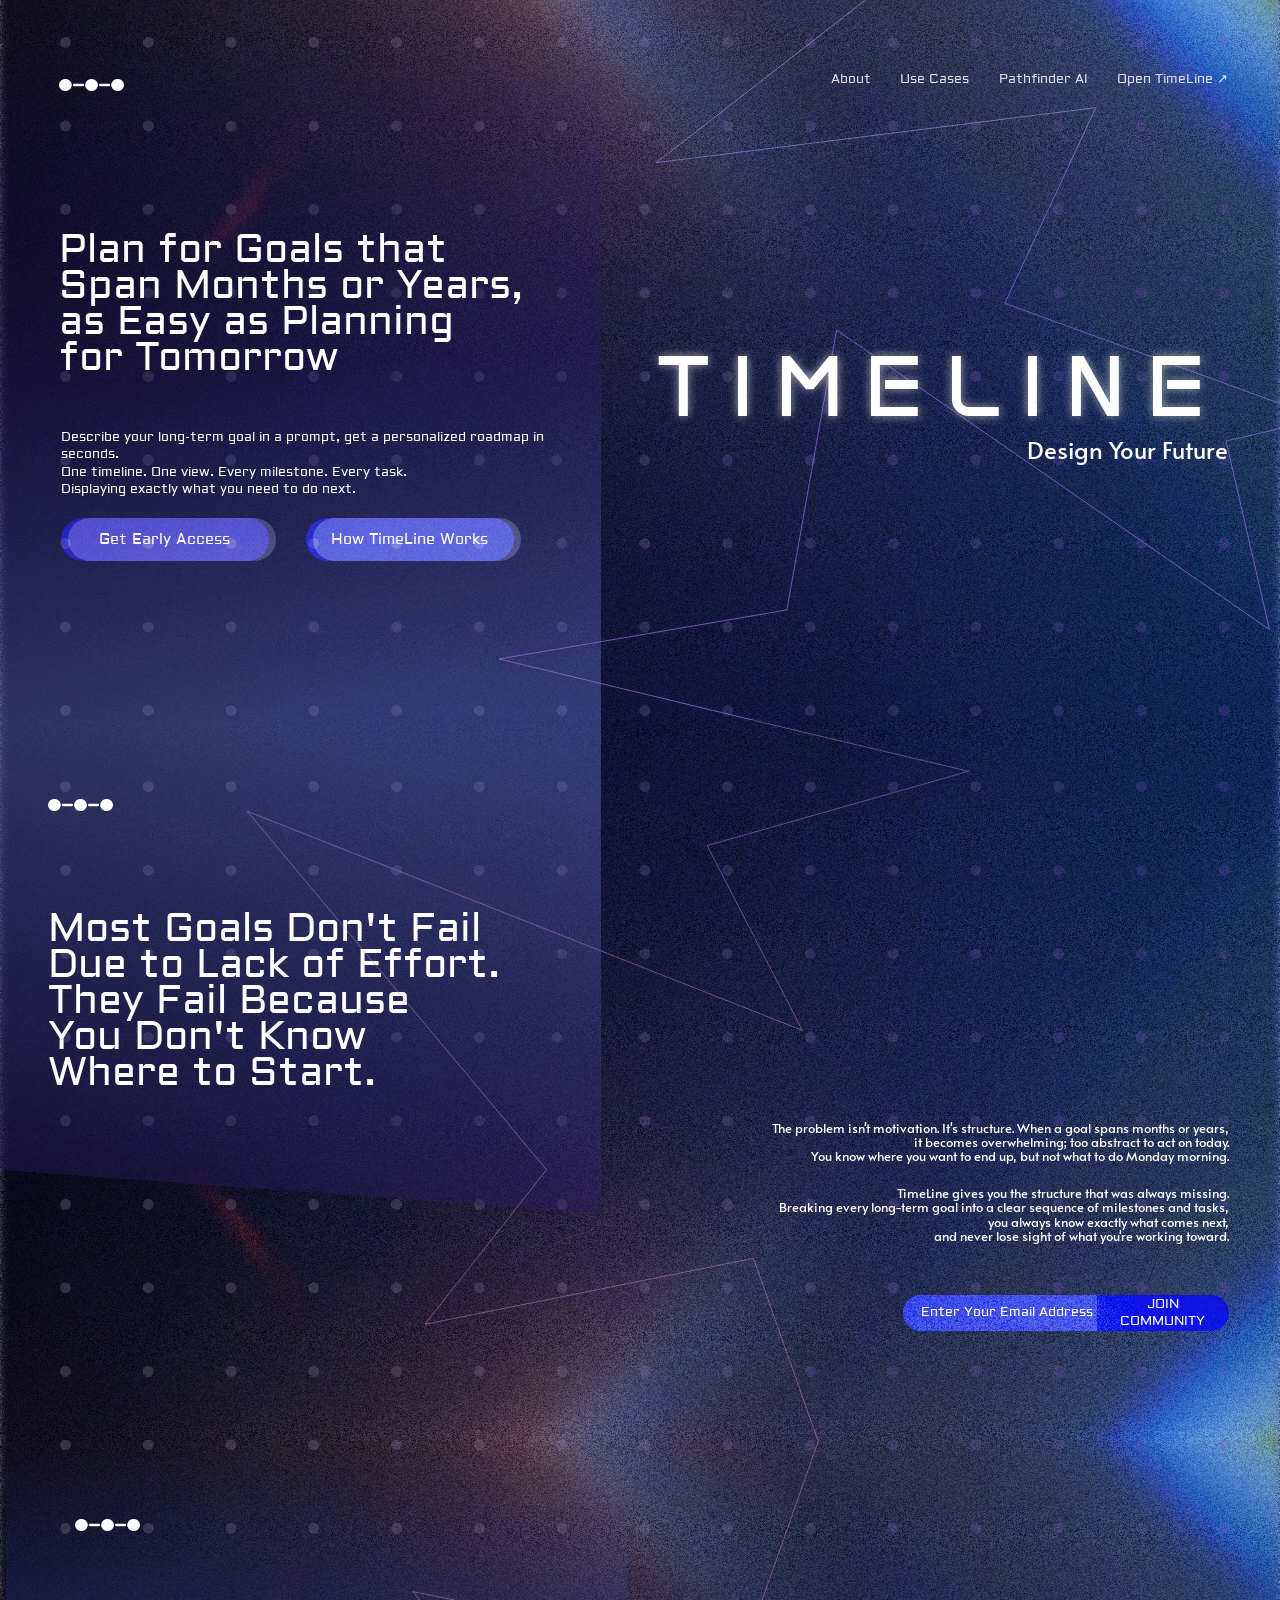
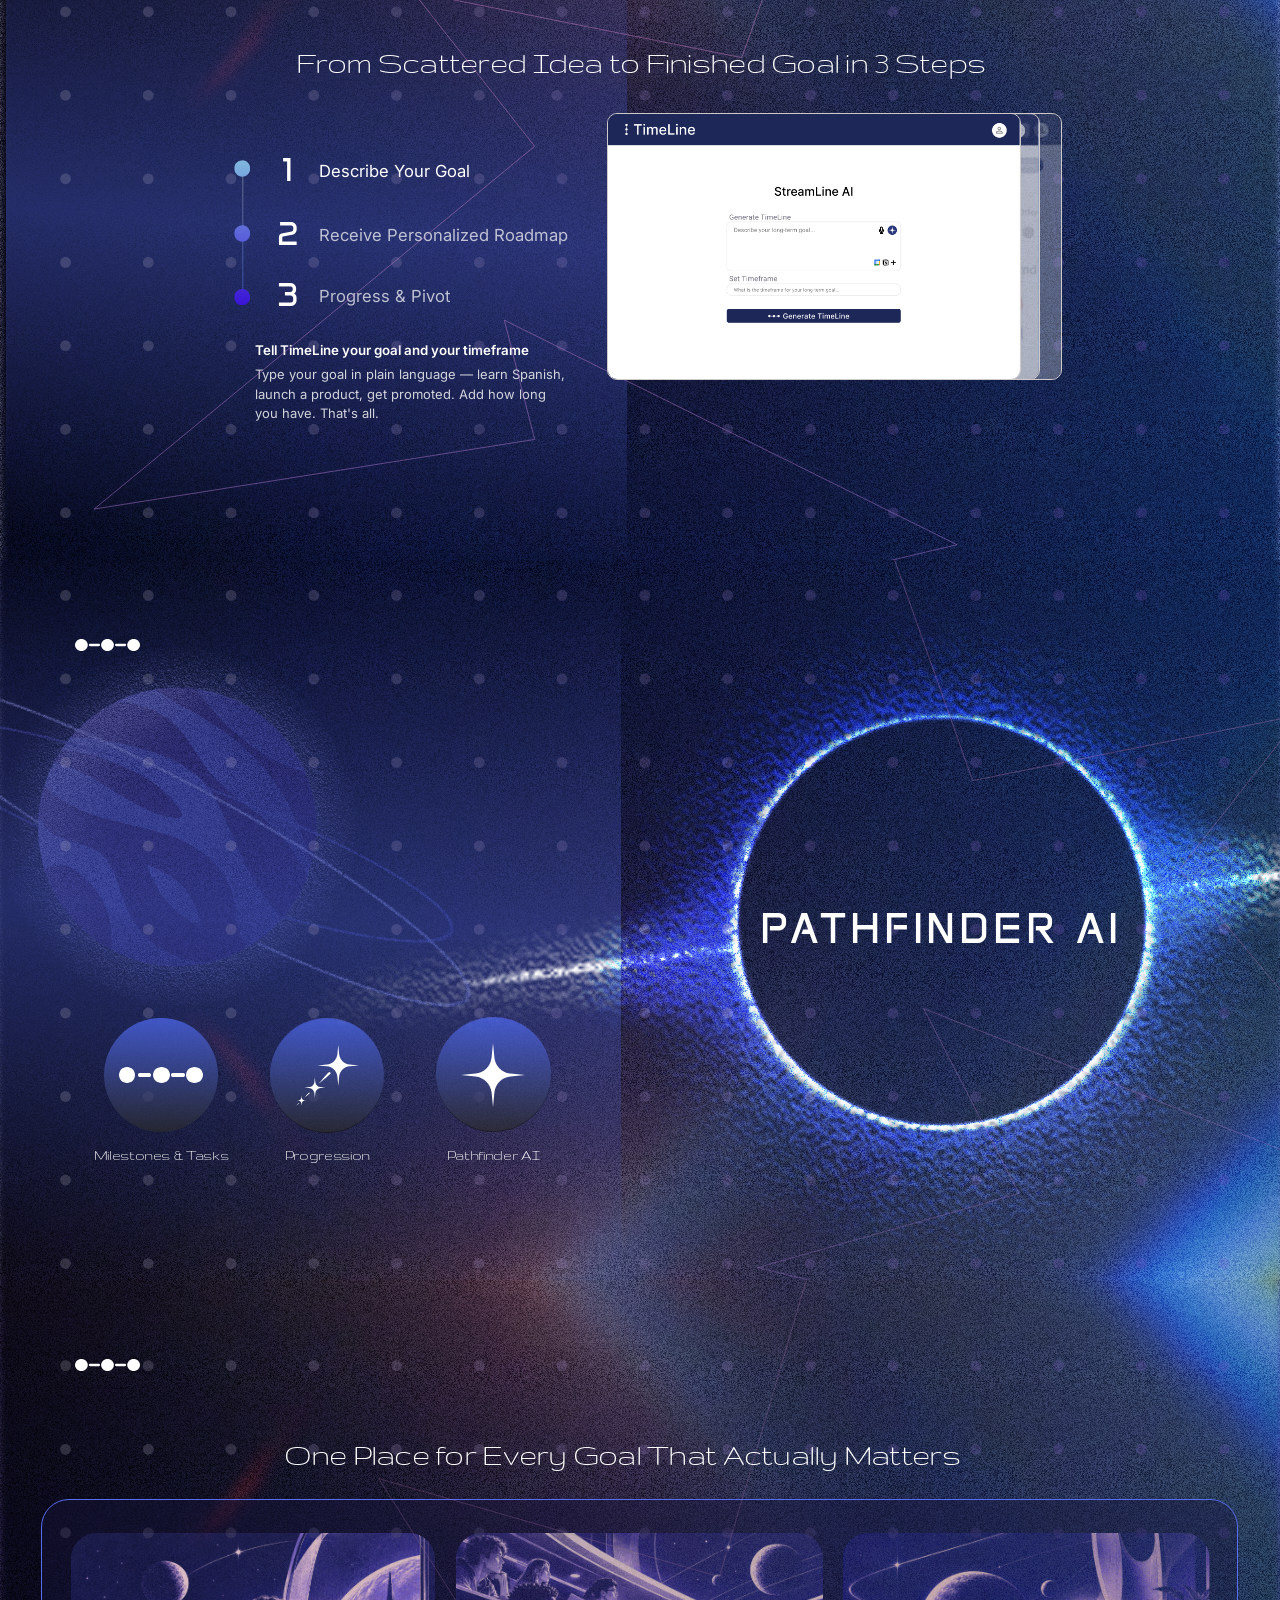
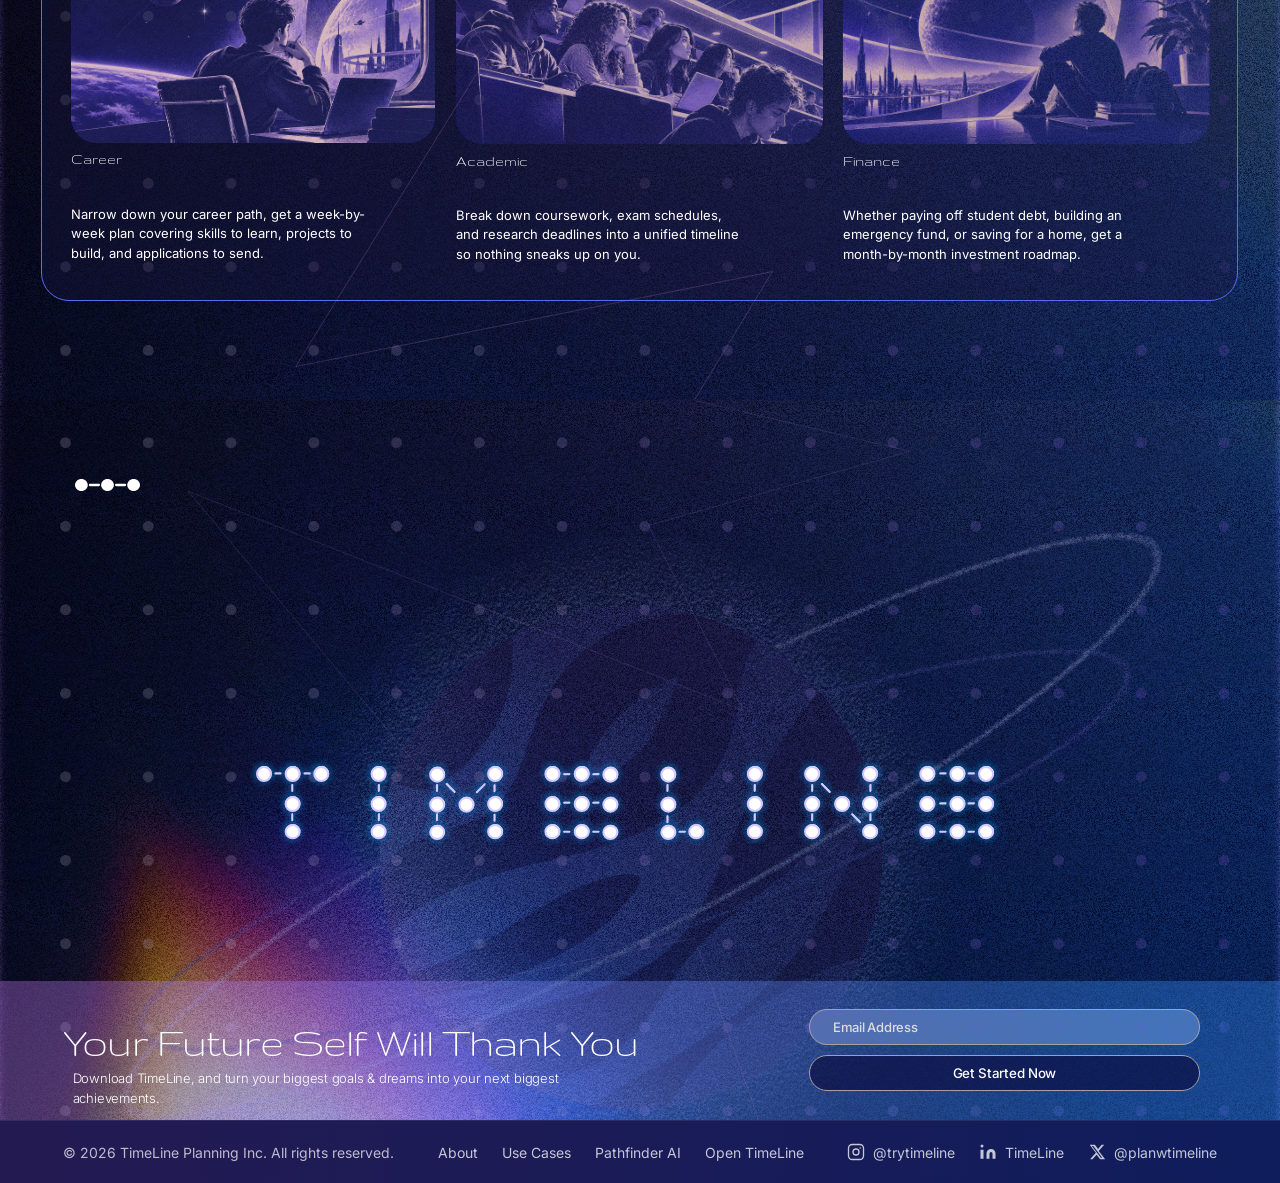
<file: index.html>
<!DOCTYPE html>
<html lang="en">
  <head>
    <meta charset="UTF-8" />
    <meta name="viewport" content="width=device-width, initial-scale=1.0" />
    <title>TimeLine — Plan Your Long-Term Goals</title>
    <meta
      name="description"
      content="Describe your long-term goal, get a personalized roadmap in seconds. One timeline. Every milestone. Every task."
    />
    <meta property="og:title" content="TimeLine — Plan Your Long-Term Goals" />
    <meta
      property="og:description"
      content="Describe your long-term goal, get a personalized roadmap in seconds."
    />
    <meta property="og:type" content="website" />
    <!-- Google tag (gtag.js), same property as TimeLine-Original-Repo. Not loaded on localhost so local testing stays out of the analytics. -->
    <script>
      window.dataLayer = window.dataLayer || [];
      function gtag() { dataLayer.push(arguments); }
      if (!/^(localhost|127\.0\.0\.1|\[::1\])$/.test(location.hostname)) {
        var gtagScript = document.createElement("script");
        gtagScript.async = true;
        gtagScript.src = "https://www.googletagmanager.com/gtag/js?id=G-LJH3PSZB56";
        document.head.appendChild(gtagScript);
        gtag("js", new Date());
        gtag("config", "G-LJH3PSZB56");
      }
    </script>
    <link rel="preconnect" href="https://fonts.googleapis.com" />
    <link rel="preconnect" href="https://fonts.gstatic.com" crossorigin />
    <link
      href="https://fonts.googleapis.com/css2?family=Alata&family=Aldrich&family=Anta&family=Gruppo&family=Inter:wght@300;400;500;600&display=swap"
      rel="stylesheet"
    />
    <link rel="stylesheet" href="styles-11-03.css" />
  </head>
  <body>
    <main id="top">
      <!-- Landing Draft 2.0 (Figma 2474:3611) -->
      <section id="hero" class="frame" aria-labelledby="hero-title">
        <div class="L d bgfill base" style="--x:0;--y:0;--w:1920;--h:1080"><img src="893d7.png" alt="" /></div>
        <div class="L d bgfill film" data-shader-effect style="--x:0;--y:-31;--w:1920;--h:1923"><img src="b576d.png" alt="" /><canvas></canvas></div>
        <div class="L d bgfill grad-blue" style="--x:0;--y:0;--w:1947;--h:1085"></div>
        <div class="L d bgfill soft" style="--x:-59;--y:-45;--w:2006;--h:1130;opacity:.93"><img src="893d7.png" alt="" /></div>
        <img class="L d" src="c43dc.svg" alt="" style="--x:-2392;--y:55;--w:4485;--h:1019" />
        <div class="L d bgfill panel-hero" style="--x:0;--y:0;--w:901;--h:1085"></div>

        <a class="L c logo" href="#top" aria-label="TimeLine home" style="--x:88;--y:118;--w:98;--h:19.26">
          <img src="c33da.svg" alt="" />
        </a>

        <nav class="L c site-nav" aria-label="Main navigation" style="--x:1042;--y:104;--w:800">
          <a href="#about">About</a>
          <a href="#use-cases">Use Cases</a>
          <a href="#pathfinder">Pathfinder AI</a>
          <a href="https://app.planwithtimeline.com" target="_blank" rel="noopener noreferrer">Open TimeLine <span aria-hidden="true">↗</span></a>
          <button id="hamburger" class="hamburger" type="button" aria-label="Open navigation menu" aria-expanded="false" aria-controls="mobile-nav">
            <span></span><span></span><span></span>
          </button>
        </nav>
        <div id="mobile-nav" class="mobile-nav" aria-label="Mobile navigation">
          <a href="#about">About</a>
          <a href="#use-cases">Use Cases</a>
          <a href="#pathfinder">Pathfinder AI</a>
          <a href="https://app.planwithtimeline.com" target="_blank" rel="noopener noreferrer">Open TimeLine <span aria-hidden="true">↗</span></a>
        </div>

        <h1 id="hero-title" class="L c hero-title fade" style="--x:88;--y:348;--w:813">
          Plan for Goals that <br class="br" />Span Months or Years, <br class="br" />as Easy as Planning <br class="br" />for Tomorrow
        </h1>
        <p class="L c hero-sub fade" style="--x:91;--y:644;--w:783">
          Describe your long-term goal in a prompt, get a personalized roadmap in seconds. <br class="br" />One timeline. One view. Every milestone. Every task. <br class="br" />Displaying exactly what you need to do next.
        </p>

        <div class="L c group hero-actions" style="--x:91;--y:777;--w:691;--h:65;--gw:691">
          <button class="pill" type="button" data-early-access-trigger data-source="hero" style="--x:0">
            <span class="pill-glow"></span><span class="pill-fill" style="background:rgba(59,41,255,.64)"></span><span class="pill-label">Get Early Access</span>
          </button>
          <a class="pill" href="#how-it-works" style="--x:368">
            <span class="pill-glow"></span><span class="pill-fill" style="background:rgba(55,62,255,.73)"></span><span class="pill-label">How TimeLine Works</span>
          </a>
        </div>

        <img class="L d" src="0c6c7.svg" alt="" style="--x:748;--y:-48;--w:1235.87;--h:1176.88" />
        <p class="L d wordmark wordmark-glow" aria-hidden="true" style="--x:784;--y:482;--w:1058;--h:194">TIMELINE</p>
        <p class="L c wordmark" aria-hidden="true" style="--x:784;--y:482;--w:1058;--h:194">TIMELINE</p>
        <p class="L c hero-tagline" style="--x:1249;--y:631;--w:593;--h:89">Design Your Future</p>
      </section>

      <!-- Frame 33 (Figma 2474:3636) — frame is mirrored vertically in Figma; positions below are as rendered -->
      <section id="about" class="frame" aria-labelledby="problem-title">
        <div class="L d bgfill base fy" style="--x:0;--y:0;--w:1920;--h:1080"><img src="893d7.png" alt="" /></div>
        <div class="L d bgfill film fy" data-shader-effect style="--x:0;--y:-812;--w:1920;--h:1923"><img src="b576d.png" alt="" /><canvas></canvas></div>
        <div class="L d bgfill grad-blue fy" style="--x:0;--y:-5;--w:1947;--h:1085"></div>
        <div class="L d bgfill soft fy" style="--x:-59;--y:-5;--w:2006;--h:1130"><img src="893d7.png" alt="" /></div>
        <img class="L d fy" src="c43dc.svg" alt="" style="--x:-2392;--y:92;--w:4485;--h:1019" />
        <div class="L d bgfill panel-problem fy" style="--x:0;--y:-5;--w:901;--h:1085"></div>

        <h2 id="problem-title" class="L c display-60 fade" style="--x:72;--y:287;--w:691">
          Most Goals Don't Fail Due to Lack of Effort. <br class="br" />They Fail Because <br class="br" />You Don't Know Where to Start.
        </h2>
        <div class="L c problem-body fade" style="--x:1060;--y:601;--w:783">
          <p>The problem isn't motivation. It's structure. When a goal spans months or years, <br class="br" />it becomes overwhelming; too abstract to act on today. <br class="br" />You know where you want to end up, but not what to do Monday morning.</p>
          <p>TimeLine gives you the structure that was always missing. <br class="br" />Breaking every long-term goal into a clear sequence of milestones and tasks, <br class="br" />you always know exactly what comes next, <br class="br" />and never lose sight of what you're working toward.</p>
        </div>

        <form class="L c group signup signup-join" data-signup style="--x:1355;--y:862;--w:488;--h:54;--gw:488" novalidate>
          <span class="join-fill"></span><span class="join-seg"></span>
          <label class="sr-only" for="join-email">Email address</label>
          <input id="join-email" type="email" name="email" placeholder="Enter Your Email Address" autocomplete="email" required />
          <button type="submit">JOIN COMMUNITY</button>
          <p class="signup-status" role="status" aria-live="polite"></p>
        </form>

        <img class="L d" src="b679c.svg" alt="" style="--x:370;--y:0;--w:1084.69;--h:1138.5" />
        <img class="L d logo-mark" src="c33da.svg" alt="" style="--x:72;--y:118;--w:98;--h:19.26" />
      </section>

      <!-- Frame 34 (Figma 2474:3658) -->
      <section id="how-it-works" class="frame" aria-labelledby="steps-title">
        <div class="L d bgfill base" style="--x:0;--y:0;--w:1920;--h:1080"><img src="893d7.png" alt="" /></div>
        <div class="L d bgfill film" data-shader-effect style="--x:0;--y:-31;--w:1920;--h:1923"><img src="b576d.png" alt="" /><canvas></canvas></div>
        <div class="L d bgfill grad-blue-b" style="--x:0;--y:0;--w:1947;--h:1085"></div>
        <div class="L d bgfill soft fy" style="--x:-30;--y:-31;--w:2006;--h:1130"><img src="893d7.png" alt="" /></div>
        <div class="L d bgfill panel-steps fy" style="--x:9;--y:1;--w:931;--h:1085"></div>

        <h2 id="steps-title" class="L c title-50 center" style="--x:0;--y:297;--w:1921">From Scattered Idea to Finished Goal in 3 Steps</h2>
        <div class="L d steps-line" style="--x:351;--y:481;--w:24.8;--h:218"><img src="d52c3.svg" alt="" /></div>

        <div class="L c group steps" role="tablist" aria-label="How TimeLine works" style="--x:383;--y:464;--w:480;--h:248;--gw:480">
          <button class="step" role="tab" id="step-tab-1" aria-selected="true" aria-controls="step-panel" data-step="0" style="--y:0">
            <span class="step-num">1</span><span class="step-label">Describe Your Goal</span>
          </button>
          <button class="step" role="tab" id="step-tab-2" aria-selected="false" aria-controls="step-panel" data-step="1" tabindex="-1" style="--y:96">
            <span class="step-num">2</span><span class="step-label">Receive Personalized Roadmap</span>
          </button>
          <button class="step" role="tab" id="step-tab-3" aria-selected="false" aria-controls="step-panel" data-step="2" tabindex="-1" style="--y:188">
            <span class="step-num">3</span><span class="step-label">Progress &amp; Pivot</span>
          </button>
        </div>

        <div id="step-panel" class="L c step-panel" role="tabpanel" aria-labelledby="step-tab-1" style="--x:383;--y:752;--w:470">
          <h3 class="step-title">Tell TimeLine your goal and your timeframe</h3>
          <p class="step-text">Type your goal in plain language — learn Spanish, launch a product, get promoted. Add how long you have. That's all.</p>
        </div>

        <img class="L d" src="c9a6f.svg" alt="" style="--x:-2392;--y:-1;--w:4485;--h:1019;transform:scaleY(-1)" />
        <img class="L d fy" src="75577.svg" alt="" style="--x:139;--y:-4;--w:1297.02;--h:1138.5" />

        <div class="L c group shots" style="--x:911;--y:409;--w:683;--h:401;--gw:683">
          <figure class="shot" data-shot="2" data-slot="2">
            <img src="60a09.png" alt="Pathfinder AI suggesting changes to a roadmap in TimeLine" loading="lazy" />
          </figure>
          <figure class="shot" data-shot="1" data-slot="1">
            <img src="2e313.png" alt="A TimeLine roadmap broken into milestones for internship applications" loading="lazy" />
          </figure>
          <figure class="shot" data-shot="0" data-slot="0">
            <img src="47ffd.png" alt="Pathfinder AI prompt for generating a new TimeLine" loading="lazy" />
          </figure>
        </div>

        <img class="L d logo-mark" src="9ff82.svg" alt="" style="--x:112;--y:118;--w:98;--h:19.26" />
      </section>

      <!-- Frame 35 (Figma 2474:3686) — frame is mirrored vertically in Figma; positions below are as rendered -->
      <section id="pathfinder" class="frame" aria-labelledby="ai-title">
        <div class="L d bgfill base fy" style="--x:0;--y:0;--w:1920;--h:1080"><img src="893d7.png" alt="" /></div>
        <div class="L d bgfill film fy" data-shader-effect style="--x:0;--y:-812;--w:1920;--h:1923"><img src="b576d.png" alt="" /><canvas></canvas></div>
        <img class="L d" src="1326c.svg" alt="" style="--x:289;--y:-39;--w:1084.69;--h:1138.5" />
        <div class="L d bgfill film fy" data-shader-effect style="--x:0;--y:-812;--w:1920;--h:1923"><img src="b576d.png" alt="" /><canvas></canvas></div>
        <img class="L d" src="b2785.png" alt="" loading="lazy" style="--x:-1373;--y:-85;--w:2230;--h:1766;object-fit:cover" />
        <div class="L d bgfill grad-blue fy" style="--x:0;--y:-5;--w:1947;--h:1085"></div>
        <div class="L d bgfill soft fy" style="--x:-59;--y:-5;--w:2006;--h:1130"><img src="893d7.png" alt="" /></div>
        <div class="L d bgfill panel-ai fy" style="--x:0;--y:-4;--w:931;--h:1085"></div>
        <img class="L d" src="c9a6f.svg" alt="" style="--x:-2392;--y:45;--w:4485;--h:1019" />

        <div class="L c ai-copy fade" style="--x:168;--y:198;--w:740">
          <h2 id="ai-title" class="title-50">AI That Does the Heavy Lifting</h2>
          <p class="ai-intro">Pathfinder AI is TimeLine's built-in intelligence layer. <br class="br" />It generates your initial roadmap and stays available throughout your journey.</p>
          <ul class="ai-features">
            <li><strong>Instant Roadmap Generation</strong> Describe your goal. Get a full multi-month plan with milestones and weekly tasks in seconds.</li>
            <li><strong>Adaptive Replanning</strong> Tell Pathfinder what changed. It rebuilds your timeline around your current reality — no manual editing.</li>
            <li><strong>Always-On Guidance</strong> Ask questions, get suggestions, or request a progress check anytime. Pathfinder knows your goal and your timeline.</li>
          </ul>
        </div>

        <ul class="L c group ai-icons" style="--x:156;--y:685;--w:670;--h:226;--gw:670">
          <li>
            <img class="gx blend-base" src="7eed0.svg" alt="" style="--x:0;--y:2;--w:171;--h:171" />
            <img class="gx plus" src="88512.svg" alt="" style="--x:0;--y:2;--w:171;--h:171" />
            <img class="gx plus" src="21e0a.svg" alt="" style="--x:0;--y:2;--w:171;--h:171" />
            <img class="gx" src="ce9a5.svg" alt="" style="--x:23;--y:76;--w:24;--h:24.1" />
            <img class="gx" src="189ca.svg" alt="" style="--x:51;--y:85;--w:20;--h:5.9" />
            <img class="gx" src="73069.svg" alt="" style="--x:73;--y:76;--w:26;--h:24.1" />
            <img class="gx" src="8772e.svg" alt="" style="--x:101;--y:85;--w:20;--h:5.9" />
            <img class="gx" src="d5306.svg" alt="" style="--x:123;--y:76;--w:26;--h:24.1" />
            <span class="gx icon-label" style="--x:-17;--y:190;--w:205">Milestones &amp; Tasks</span>
          </li>
          <li>
            <img class="gx" src="fe78c.svg" alt="" style="--x:249;--y:4;--w:171;--h:171" />
            <img class="gx plus" src="84c5c.svg" alt="" style="--x:249;--y:2;--w:171;--h:171" />
            <img class="gx plus" src="7318a.svg" alt="" style="--x:249;--y:2;--w:171;--h:171" />
            <img class="gx" src="8212c.svg" alt="" style="--x:288;--y:42;--w:94;--h:92.255" />
            <span class="gx icon-label" style="--x:251;--y:190;--w:168">Progression</span>
          </li>
          <li>
            <img class="gx" src="19385.svg" alt="" style="--x:498;--y:2;--w:172;--h:171" />
            <img class="gx plus" src="bb576.svg" alt="" style="--x:498;--y:0;--w:172;--h:171" />
            <img class="gx plus" src="45116.svg" alt="" style="--x:498;--y:0;--w:172;--h:171" />
            <img class="gx" src="02059.svg" alt="" style="--x:536;--y:40;--w:95;--h:95" />
            <span class="gx icon-label" style="--x:493;--y:190;--w:181">Pathfinder AI</span>
          </li>
        </ul>

        <img class="L d dodge" src="2d946.png" alt="" loading="lazy" style="--x:-2953;--y:-3272;--w:7985;--h:4492;object-fit:cover" />
        <p class="L c ring-label" style="--x:1076;--y:516;--w:672;--h:74">PATHFINDER AI</p>
        <img class="L d" src="626f4.svg" alt="" style="--x:1134;--y:0;--w:1084.69;--h:1138.5;transform:rotate(180deg)" />
        <img class="L d logo-mark" src="9ff82.svg" alt="" style="--x:112;--y:118;--w:98;--h:19.26" />
      </section>

      <!-- Frame 36 (Figma 2474:3743) -->
      <section id="use-cases" class="frame" aria-labelledby="uses-title">
        <div class="L d bgfill base" style="--x:0;--y:0;--w:1920;--h:1080"><img src="893d7.png" alt="" /></div>
        <div class="L d bgfill film" data-shader-effect style="--x:0;--y:-31;--w:1920;--h:1923"><img src="b576d.png" alt="" /><canvas></canvas></div>
        <img class="L d" src="fb8b8.svg" alt="" style="--x:1138;--y:0;--w:1084.69;--h:1138.5;transform:rotate(180deg)" />
        <div class="L d bgfill grad-pink" style="--x:0;--y:0;--w:1947;--h:1085"></div>
        <div class="L d bgfill film" data-shader-effect style="--x:0;--y:-31;--w:1920;--h:1923"><img src="b576d.png" alt="" /><canvas></canvas></div>
        <div class="L d bgfill grad-blue-b" style="--x:0;--y:0;--w:1947;--h:1085"></div>
        <div class="L d bgfill soft fy" style="--x:-30;--y:-31;--w:2006;--h:1130"><img src="893d7.png" alt="" /></div>
        <img class="L d fy" src="c9a6f.svg" alt="" style="--x:-2392;--y:120;--w:4485;--h:1019" />
        <div class="L d cases-panel" style="--x:62;--y:329;--w:1795;--h:602"></div>
        <img class="L d fy" src="9bd17.svg" alt="" style="--x:443;--y:0;--w:996.87;--h:1373" />

        <h2 id="uses-title" class="L c title-50 center" style="--x:0;--y:225;--w:1865">One Place for Every Goal That Actually Matters</h2>

        <article class="L c case" style="--x:107;--y:379;--w:550">
          <img src="56a03.png" alt="Illustration of a student planning their career at a desk overlooking a futuristic city" loading="lazy" style="--w:546;--h:315" />
          <h3>Career</h3>
          <p>Narrow down your career path, get a week-by-week plan covering skills to learn, projects to build, and applications to send.</p>
        </article>
        <article class="L c case" style="--x:684;--y:379;--w:550">
          <img src="21ebd.png" alt="Illustration of students in a lecture hall with planets beyond the windows" loading="lazy" style="--w:550;--h:317" />
          <h3>Academic</h3>
          <p>Break down coursework, exam schedules, <br class="br" />and research deadlines into a unified timeline so nothing sneaks up on you.</p>
        </article>
        <article class="L c case" style="--x:1264;--y:379;--w:550">
          <img class="fx" src="788a9.png" alt="Illustration of a person sitting by a window looking out at planets and a city skyline" loading="lazy" style="--w:550;--h:317" />
          <h3>Finance</h3>
          <p>Whether paying off student debt, building an emergency fund, or saving for a home, get a month-by-month investment roadmap.</p>
        </article>

        <img class="L d logo-mark" src="9ff82.svg" alt="" style="--x:112;--y:118;--w:98;--h:19.26" />
      </section>

      <!-- Frame 37 (Figma 2474:3773) -->
      <section id="download" class="frame" aria-labelledby="cta-title">
        <div class="L d bgfill base" style="--x:0;--y:0;--w:1920;--h:1080"><img src="893d7.png" alt="" /></div>
        <div class="L d bgfill film" data-shader-effect style="--x:0;--y:-31;--w:1920;--h:1923"><img src="b576d.png" alt="" /><canvas></canvas></div>
        <div class="L d bgfill grad-pink" style="--x:0;--y:0;--w:1947;--h:1085"></div>
        <div class="L d bgfill film" data-shader-effect style="--x:0;--y:-812;--w:1920;--h:1923"><img src="b576d.png" alt="" /><canvas></canvas></div>
        <div class="L d bgfill grad-blue fy" style="--x:0;--y:-5;--w:1947;--h:1085"></div>
        <img class="L d fy" src="b2785.png" alt="" loading="lazy" style="--x:-2015;--y:-1627;--w:4029;--h:3191;opacity:.46;object-fit:cover" />
        <div class="L d bgfill soft fy" style="--x:-59;--y:-5;--w:2006;--h:1130"><img src="893d7.png" alt="" /></div>
        <img class="L d fy" src="c9a6f.svg" alt="" style="--x:-2392;--y:55;--w:4485;--h:1019" />
        <div class="L d band" style="--x:0;--y:872;--w:1920;--h:208"></div>

        <h2 id="cta-title" class="L c cta-title center fade" style="--x:476;--y:126;--w:996">Achieve Your Goals Today With TimeLine</h2>
        <p class="L c cta-text center fade" style="--x:603;--y:255;--w:730">Struggling to stay consistent with a personal project? Been procrastinating job or internship applications? Having a hard time planning classes or graduating on time?</p>
        <p class="L c cta-text center fade" style="--x:603;--y:322;--w:741">TimeLine bridges the gap between you and your future. <br class="br" />Stop overwhelming yourself with complex roadmaps, and plan smarter with TimeLine.</p>

        <div class="L c group dot-wordmark" role="img" aria-label="TIMELINE" style="--x:372;--y:537;--w:1137;--h:134;--gw:1137">
          <img class="gx" src="fec62.svg" alt="" style="--x:0;--y:0;--w:1130.4;--h:133.4" />
          <img class="gx" src="fec62.svg" alt="" style="--x:0;--y:0;--w:1130.4;--h:133.4" />
          <img class="gx" src="466a6.svg" alt="" style="--x:13;--y:12.5;--w:1106;--h:109" />
          <img class="gx" src="decda.svg" alt="" style="--x:11.5;--y:11.5;--w:1108;--h:111" />
        </div>

        <h2 class="L c thank-title" style="--x:95;--y:916;--w:969">Your Future Self Will Thank You</h2>
        <p class="L c thank-sub" style="--x:109;--y:1004;--w:794">Download TimeLine, and turn your biggest goals &amp; dreams into your next biggest achievements.</p>

        <form class="L c group signup signup-cta" data-signup style="--x:1213;--y:913;--w:587;--h:123;--gw:587" novalidate>
          <span class="cta-field-fill"></span>
          <label class="sr-only" for="cta-email">Email address</label>
          <input id="cta-email" type="email" name="email" placeholder="Email Address" autocomplete="email" required />
          <button type="submit">Get Started Now</button>
          <p class="signup-status" role="status" aria-live="polite"></p>
        </form>

        <img class="L d" src="11b51.svg" alt="" style="--x:282;--y:0;--w:1084.69;--h:1138.5" />
        <img class="L d logo-mark" src="9ff82.svg" alt="" style="--x:112;--y:118;--w:98;--h:19.26" />
      </section>
    </main>

    <footer class="site-footer">
      <div class="footer-inner">
        <p class="footer-copy">© <span data-year>2026</span> TimeLine Planning Inc. All rights reserved.</p>
        <nav class="footer-nav" aria-label="Footer navigation">
          <a href="#about">About</a>
          <a href="#use-cases">Use Cases</a>
          <a href="#pathfinder">Pathfinder AI</a>
          <a href="https://app.planwithtimeline.com" target="_blank" rel="noopener noreferrer">Open TimeLine</a>
        </nav>
        <div class="footer-social" aria-label="Social media links">
          <a href="https://www.instagram.com/trytimeline/" target="_blank" rel="noopener noreferrer" aria-label="TimeLine on Instagram, @trytimeline">
            <svg viewBox="0 0 24 24" aria-hidden="true">
              <rect x="2" y="2" width="20" height="20" rx="5" ry="5" />
              <circle cx="12" cy="12" r="4" />
              <circle cx="17.5" cy="6.5" r="1" fill="currentColor" stroke="none" />
            </svg>
            <span>@trytimeline</span>
          </a>
          <a href="https://www.linkedin.com/company/timeline-productivity/" target="_blank" rel="noopener noreferrer" aria-label="TimeLine on LinkedIn">
            <svg viewBox="0 0 24 24" aria-hidden="true">
              <path d="M16 8a6 6 0 016 6v7h-4v-7a2 2 0 00-2-2 2 2 0 00-2 2v7h-4v-7a6 6 0 016-6zM2 9h4v12H2z" />
              <circle cx="4" cy="4" r="2" />
            </svg>
            <span>TimeLine</span>
          </a>
          <a href="https://x.com/planwtimeline" target="_blank" rel="noopener noreferrer" aria-label="TimeLine on X, @planwtimeline">
            <svg viewBox="0 0 24 24" aria-hidden="true">
              <path d="M18.244 2.25h3.308l-7.227 8.26 8.502 11.24H16.17l-4.714-6.231-5.401 6.231H2.744l7.73-8.835L2.25 2.25h6.934l4.262 5.636zm-1.161 17.52h1.833L7.084 4.126H5.117z" />
            </svg>
            <span>@planwtimeline</span>
          </a>
        </div>
      </div>
    </footer>

    <!-- Early access modal (questions and values from TimeLine-Original-Repo) -->
    <div id="early-access-modal" class="modal-shell" aria-hidden="true">
      <div class="modal-backdrop" data-modal-close></div>
      <div class="modal-card" role="dialog" aria-modal="true" aria-labelledby="early-access-title">
        <button class="modal-close" type="button" aria-label="Close early access form" data-modal-close>×</button>
        <img src="9ff82.svg" alt="TimeLine" width="98" height="19" class="modal-logo" />
        <p class="modal-eyebrow">Reserve Early Access</p>
        <h2 id="early-access-title">Help Us Shape TimeLine</h2>
        <p class="modal-subtext">Share a little about how you plan long-term goals. Your responses help us build a better beta experience.</p>

        <form id="early-access-form" class="early-access-form" novalidate>
          <input class="honeypot" type="text" name="website" tabindex="-1" autocomplete="off" aria-hidden="true" />
          <label class="modal-field">
            <span>Email</span>
            <input type="email" name="email" placeholder="you@email.com" autocomplete="email" required />
          </label>

          <fieldset class="modal-fieldset">
            <legend>Goal type</legend>
            <p class="select-value" data-select-value></p>
            <div class="select-row" data-choice-select>
              <button type="button" class="select-pill" aria-haspopup="listbox" aria-expanded="false" aria-label="Choose goal type"></button>
              <div class="select-menu" role="listbox">
                <label role="option"><input type="radio" name="goalType" value="academic" required /><span>Academic</span></label>
                <label role="option"><input type="radio" name="goalType" value="career" /><span>Career</span></label>
                <label role="option"><input type="radio" name="goalType" value="finance" /><span>Finance</span></label>
                <label role="option"><input type="radio" name="goalType" value="health" /><span>Health</span></label>
                <label role="option"><input type="radio" name="goalType" value="personal" /><span>Personal</span></label>
              </div>
            </div>
          </fieldset>

          <fieldset class="modal-fieldset">
            <legend>Type of user</legend>
            <p class="select-value" data-select-value></p>
            <div class="select-row" data-choice-select>
              <button type="button" class="select-pill" aria-haspopup="listbox" aria-expanded="false" aria-label="Choose type of user"></button>
              <div class="select-menu" role="listbox">
                <label role="option"><input type="radio" name="userType" value="student" required /><span>Student</span></label>
                <label role="option"><input type="radio" name="userType" value="young-adult" /><span>Young Adult</span></label>
                <label role="option"><input type="radio" name="userType" value="career-builder" /><span>Career Builder</span></label>
                <label role="option"><input type="radio" name="userType" value="founder" /><span>Founder</span></label>
              </div>
            </div>
          </fieldset>

          <fieldset class="modal-fieldset">
            <legend>Biggest long-term planning problem</legend>
            <p class="select-value" data-select-value></p>
            <div class="select-row" data-choice-select>
              <button type="button" class="select-pill" aria-haspopup="listbox" aria-expanded="false" aria-label="Choose biggest planning problem"></button>
              <div class="select-menu" role="listbox">
                <label role="option"><input type="radio" name="planningProblem" value="getting-started" required /><span>Getting Started</span></label>
                <label role="option"><input type="radio" name="planningProblem" value="staying-consistent" /><span>Staying Consistent</span></label>
                <label role="option"><input type="radio" name="planningProblem" value="motivation" /><span>Motivation</span></label>
                <label role="option"><input type="radio" name="planningProblem" value="tracking-progress" /><span>Keeping Track of Progress</span></label>
              </div>
            </div>
          </fieldset>

          <p class="modal-error" id="early-access-error" aria-live="polite"></p>
          <button type="submit" class="modal-submit btn-glow">Reserve Early Access</button>
        </form>
      </div>
    </div>

    <script src="pattern-refraction-11-02.js"></script>
    <script src="shader-effect-11-02.js"></script>
    <script src="script-11-03.js"></script>
  </body>
</html>
</file>
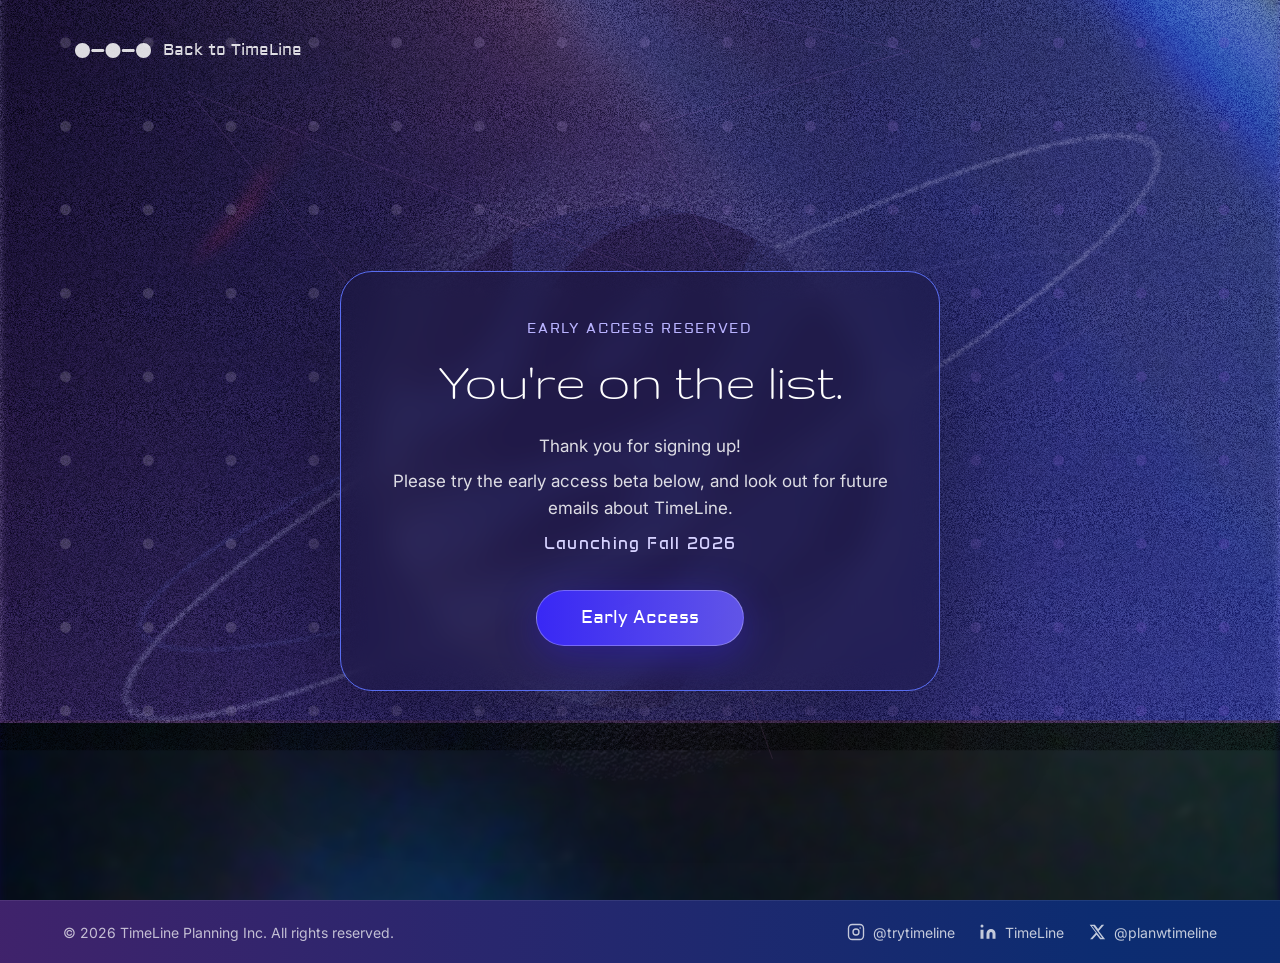
<file: reservation-11-03.html>
<!DOCTYPE html>
<html lang="en">
  <head>
    <meta charset="UTF-8" />
    <meta name="viewport" content="width=device-width, initial-scale=1.0" />
    <title>TimeLine — Early Access Reserved</title>
    <meta
      name="description"
      content="Thank you for signing up for TimeLine early access. Try the beta and look out for future updates."
    />
    <meta name="robots" content="noindex" />
    <!-- Google tag (gtag.js), same property as TimeLine-Original-Repo. Not loaded on localhost so local testing stays out of the analytics. -->
    <script>
      window.dataLayer = window.dataLayer || [];
      function gtag() { dataLayer.push(arguments); }
      if (!/^(localhost|127\.0\.0\.1|\[::1\])$/.test(location.hostname)) {
        var gtagScript = document.createElement("script");
        gtagScript.async = true;
        gtagScript.src = "https://www.googletagmanager.com/gtag/js?id=G-LJH3PSZB56";
        document.head.appendChild(gtagScript);
        gtag("js", new Date());
        gtag("config", "G-LJH3PSZB56");
      }
    </script>
    <link rel="preconnect" href="https://fonts.googleapis.com" />
    <link rel="preconnect" href="https://fonts.gstatic.com" crossorigin />
    <link
      href="https://fonts.googleapis.com/css2?family=Alata&family=Aldrich&family=Anta&family=Gruppo&family=Inter:wght@300;400;500;600&display=swap"
      rel="stylesheet"
    />
    <link rel="stylesheet" href="styles-11-03.css" />
  </head>
  <body class="reservation-page">
    <!-- Background layers from Frame 37 (Figma 2474:3773) -->
    <main class="frame" aria-label="Early access confirmation">
      <div class="L d bgfill base" style="--x:0;--y:0;--w:1920;--h:1080"><img src="893d7.png" alt="" /></div>
      <div class="L d bgfill film" data-shader-effect style="--x:0;--y:-31;--w:1920;--h:1923"><img src="b576d.png" alt="" /><canvas></canvas></div>
      <div class="L d bgfill grad-pink" style="--x:0;--y:0;--w:1947;--h:1085"></div>
      <div class="L d bgfill grad-blue fy" style="--x:0;--y:-5;--w:1947;--h:1085"></div>
      <img class="L d fy" src="b2785.png" alt="" style="--x:-2015;--y:-1627;--w:4029;--h:3191;opacity:.46;object-fit:cover" />
      <div class="L d bgfill soft fy" style="--x:-59;--y:-5;--w:2006;--h:1130"><img src="893d7.png" alt="" /></div>
      <img class="L d fy" src="c9a6f.svg" alt="" style="--x:-2392;--y:55;--w:4485;--h:1019" />
      <img class="L d" src="11b51.svg" alt="" style="--x:282;--y:0;--w:1084.69;--h:1138.5" />

      <nav class="reservation-nav" aria-label="Reservation navigation">
        <a href="index.html" aria-label="Back to the TimeLine home page">
          <img src="9ff82.svg" alt="" />
          <span>Back to TimeLine</span>
        </a>
      </nav>

      <section class="reservation-content" aria-labelledby="reservation-title">
        <div class="reservation-card">
          <p class="modal-eyebrow">Early Access Reserved</p>
          <h1 id="reservation-title">You're on the list.</h1>
          <div class="reservation-copy">
            <p>Thank you for signing up!</p>
            <p>Please try the early access beta below, and look out for future emails about TimeLine.</p>
            <p class="reservation-launch">Launching Fall 2026</p>
          </div>
          <a href="https://timelinepremvpv0.vercel.app/" target="_blank" rel="noopener noreferrer" class="btn-glow" id="prototype-link">Early Access</a>
        </div>
      </section>
    </main>

    <footer class="site-footer">
      <div class="footer-inner">
        <p class="footer-copy">© <span data-year>2026</span> TimeLine Planning Inc. All rights reserved.</p>
        <div class="footer-social" aria-label="Social media links">
          <a href="https://www.instagram.com/trytimeline/" target="_blank" rel="noopener noreferrer" aria-label="TimeLine on Instagram, @trytimeline">
            <svg viewBox="0 0 24 24" aria-hidden="true">
              <rect x="2" y="2" width="20" height="20" rx="5" ry="5" />
              <circle cx="12" cy="12" r="4" />
              <circle cx="17.5" cy="6.5" r="1" fill="currentColor" stroke="none" />
            </svg>
            <span>@trytimeline</span>
          </a>
          <a href="https://www.linkedin.com/company/timeline-productivity/" target="_blank" rel="noopener noreferrer" aria-label="TimeLine on LinkedIn">
            <svg viewBox="0 0 24 24" aria-hidden="true">
              <path d="M16 8a6 6 0 016 6v7h-4v-7a2 2 0 00-2-2 2 2 0 00-2 2v7h-4v-7a6 6 0 016-6zM2 9h4v12H2z" />
              <circle cx="4" cy="4" r="2" />
            </svg>
            <span>TimeLine</span>
          </a>
          <a href="https://x.com/planwtimeline" target="_blank" rel="noopener noreferrer" aria-label="TimeLine on X, @planwtimeline">
            <svg viewBox="0 0 24 24" aria-hidden="true">
              <path d="M18.244 2.25h3.308l-7.227 8.26 8.502 11.24H16.17l-4.714-6.231-5.401 6.231H2.744l7.73-8.835L2.25 2.25h6.934l4.262 5.636zm-1.161 17.52h1.833L7.084 4.126H5.117z" />
            </svg>
            <span>@planwtimeline</span>
          </a>
        </div>
      </div>
    </footer>

    <script src="pattern-refraction-11-02.js"></script>
    <script src="shader-effect-11-02.js"></script>
    <script src="script-11-03.js"></script>
  </body>
</html>
</file>
<file: styles-11-03.css>
/*
  TimeLine landing page — built from the Figma "HiFi Mockup" frames (TimeLine Hub, 1920×1080 each).
  Desktop: every layer is placed in Figma's 1920px coordinate space via --x/--y/--w/--h,
  multiplied by --u (one design pixel; set by script.js to viewport width / 1920).
  Mobile (≤900px): decorative layers drop out and content flows in a single column.
*/

:root {
  --u: calc(100vw / 1920);
  --min-body: 13px;
  --white: #ffffff;
  --navy: #0b0a33;
  --font-aldrich: "Aldrich", sans-serif;
  --font-alata: "Alata", sans-serif;
  --font-anta: "Anta", sans-serif;
  --font-gruppo: "Gruppo", sans-serif;
  --font-inter: "Inter", sans-serif;
}

*,
*::before,
*::after {
  box-sizing: border-box;
}

html {
  scroll-behavior: smooth;
}

body {
  margin: 0;
  background: var(--navy);
  color: var(--white);
  font-family: var(--font-inter);
  -webkit-font-smoothing: antialiased;
  overflow-x: hidden;
}

h1,
h2,
h3,
p,
ul,
figure {
  margin: 0;
  padding: 0;
  font-weight: 400;
}

ul {
  list-style: none;
}

a {
  color: inherit;
}

img {
  display: block;
  max-width: none;
}

.sr-only {
  position: absolute;
  width: 1px;
  height: 1px;
  overflow: hidden;
  clip: rect(0 0 0 0);
  white-space: nowrap;
}

:focus-visible {
  outline: 2px solid #b9b3ff;
  outline-offset: 3px;
}

/* ---------- Frame + layer placement ---------- */

.frame {
  position: relative;
  height: calc(1080 * var(--u));
  overflow: hidden;
  isolation: isolate;
  background: var(--navy);
}

.L {
  position: absolute;
  left: calc(var(--x, 0) * var(--u));
  top: calc(var(--y, 0) * var(--u));
  width: calc(var(--w) * var(--u));
  height: calc(var(--h) * var(--u));
  margin: 0;
}

/* Decorative layers sit above some content in Figma's stacking order; they must never take clicks */
.L.d {
  pointer-events: none;
}

/* Children of a group are placed in the group's own coordinates */
.group > * {
  --x: 0;
  --y: 0;
  --w: initial;
  --h: initial;
}

.gx {
  position: absolute;
  left: calc(var(--x) * var(--u));
  top: calc(var(--y) * var(--u));
  width: calc(var(--w) * var(--u));
  height: calc(var(--h) * var(--u));
}

.fy {
  transform: scaleY(-1);
}

.fx {
  transform: scaleX(-1);
}

/* ---------- Shared background layers ---------- */

.base {
  background: #fff;
  overflow: hidden;
}

.base img {
  position: absolute;
  left: -0.02%;
  top: -11.48%;
  width: 100%;
  height: 133.33%;
}

.film {
  overflow: hidden;
}

.film img,
.film canvas {
  position: absolute;
  inset: 0;
  width: 100%;
  height: 100%;
  object-fit: cover;
  filter: blur(calc(6.6 * var(--u)));
}

.film canvas {
  opacity: 0;
}

.film.is-shaded canvas {
  opacity: 1;
}

.film.is-shaded img {
  opacity: 0;
}

.soft {
  mix-blend-mode: soft-light;
  overflow: hidden;
}

.soft img {
  position: absolute;
  left: -0.03%;
  top: -23.61%;
  width: 100%;
  height: 133.33%;
}

.grad-blue {
  opacity: 0.34;
  background-image: linear-gradient(262.194deg, #1653fd 5.091%, #130f52 98.889%);
}

.grad-blue-b {
  opacity: 0.34;
  background-image: linear-gradient(-82.646deg, #1653fd 3.179%, #130f52 98.563%);
}

.grad-pink {
  opacity: 0.34;
  background-image: linear-gradient(to top, #dc83ff 4.793%, #4d2e8c 101.99%);
}

.panel-hero {
  background-image: linear-gradient(
    175.861deg,
    rgba(28, 10, 49, 0) 2.838%,
    rgba(43, 27, 102, 0.36) 50.807%,
    rgba(129, 147, 255, 0.324) 98.777%
  );
}

.panel-problem {
  background-image: linear-gradient(
    175.861deg,
    rgba(28, 10, 49, 0) 35.286%,
    rgba(43, 27, 102, 0.36) 30.941%,
    rgba(129, 147, 255, 0.324) 97.169%
  );
}

.panel-steps {
  background-image: linear-gradient(
    175.993deg,
    rgba(28, 10, 49, 0) 4.117%,
    rgba(63, 81, 181, 0.5) 46.526%,
    rgba(59, 44, 155, 0) 97.169%
  );
}

.panel-ai {
  background-image: linear-gradient(
    175.993deg,
    rgba(28, 10, 49, 0) 2.838%,
    rgba(63, 81, 181, 0.5) 50.003%,
    rgba(59, 44, 155, 0) 97.169%
  );
}

.dodge {
  mix-blend-mode: color-dodge;
}

.logo img {
  width: 100%;
  height: 100%;
}

/* ---------- Type ---------- */

.center {
  text-align: center;
}

.title-50 {
  font-family: var(--font-gruppo);
  font-size: calc(50 * var(--u));
  line-height: 1.5;
  letter-spacing: calc(-1.1 * var(--u));
}

.display-60,
.hero-title {
  font-family: var(--font-aldrich);
  font-size: calc(60 * var(--u));
  line-height: 0.9;
}

/* ---------- Hero (Landing Draft 2.0) ---------- */

.site-nav {
  display: flex;
  justify-content: flex-end;
  gap: calc(44 * var(--u));
  font-family: var(--font-aldrich);
  font-size: max(var(--min-body), calc(18 * var(--u)));
  line-height: calc(32 * var(--u));
}

.site-nav a {
  text-decoration: none;
  opacity: 0.85;
  transition: opacity 0.2s ease;
}

.site-nav a:hover {
  opacity: 1;
  text-decoration: underline;
  text-underline-offset: 6px;
}

.hero-sub {
  font-family: var(--font-aldrich);
  font-size: max(var(--min-body), calc(18 * var(--u)));
  line-height: 1.32;
}

.pill {
  position: absolute;
  left: calc(var(--x) * var(--u));
  top: 0;
  width: calc(323 * var(--u));
  height: calc(65 * var(--u));
  padding: 0;
  border: 0;
  background: none;
  color: var(--white);
  font: inherit;
  text-decoration: none;
  cursor: pointer;
}

.pill-glow,
.pill-fill,
.pill-label {
  position: absolute;
  top: 0;
  width: calc(312 * var(--u));
  height: 100%;
  border-radius: calc(33 * var(--u));
}

.pill-glow {
  left: calc(11 * var(--u));
  background: #d9d9d9;
  mix-blend-mode: soft-light;
}

.pill-fill {
  left: 0;
  mix-blend-mode: color-dodge;
  transition: filter 0.2s ease;
}

.pill-label {
  left: 0;
  display: flex;
  align-items: center;
  justify-content: center;
  font-family: var(--font-aldrich);
  font-size: max(var(--min-body), calc(22 * var(--u)));
}

.pill:hover .pill-fill {
  filter: brightness(1.3);
}

.wordmark {
  display: flex;
  align-items: center;
  justify-content: flex-end;
  font-family: var(--font-anta);
  font-size: calc(130 * var(--u));
  letter-spacing: calc(33.8 * var(--u));
  line-height: normal;
  text-shadow: 0 0 calc(4 * var(--u)) rgba(0, 0, 0, 0.25);
  white-space: nowrap;
}

.wordmark-glow {
  color: rgba(255, 255, 255, 0.63);
  filter: blur(calc(6.85 * var(--u)));
}

.hero-tagline {
  display: flex;
  align-items: center;
  justify-content: flex-end;
  font-family: var(--font-alata);
  font-size: calc(36 * var(--u));
  line-height: 1.5;
}

/* ---------- Problem (Frame 33) ---------- */

.problem-body {
  font-family: var(--font-alata);
  font-size: max(var(--min-body), calc(20 * var(--u)));
  line-height: 1.08;
  text-align: right;
}

.problem-body p + p {
  margin-top: calc(33 * var(--u));
}

.signup input,
.signup button {
  position: absolute;
  top: 0;
  height: calc(54 * var(--u));
  border: 0;
  background: transparent;
  color: var(--white);
}

.signup input::placeholder {
  color: inherit;
  opacity: 1;
}

.signup input:focus {
  outline: none;
}

.signup input:focus-visible,
.signup button:focus-visible {
  outline: 2px solid #b9b3ff;
  outline-offset: 2px;
}

.signup button {
  cursor: pointer;
}

.signup-status {
  position: absolute;
  right: 0;
  font-family: var(--font-inter);
  font-size: max(var(--min-body), calc(15 * var(--u)));
  white-space: nowrap;
}

.signup-status.is-error {
  color: #ffb4c8;
}

.join-fill,
.join-seg {
  position: absolute;
  top: 0;
  height: calc(54 * var(--u));
}

.join-fill {
  left: 0;
  width: calc(488 * var(--u));
  border-radius: calc(33 * var(--u));
  background: rgba(108, 101, 242, 0.88);
  mix-blend-mode: color-dodge;
}

.join-seg {
  left: calc(291 * var(--u));
  width: calc(197 * var(--u));
  border-radius: 0 calc(33 * var(--u)) calc(33 * var(--u)) 0;
  background-image: linear-gradient(to right, rgba(186, 181, 243, 0.8), rgba(58, 54, 98, 0.8));
  mix-blend-mode: color-burn;
}

.signup-join input,
.signup-join button {
  font-family: var(--font-aldrich);
  font-size: max(var(--min-body), calc(18 * var(--u)));
}

.signup-join input {
  left: calc(26 * var(--u));
  width: calc(265 * var(--u));
  padding: 0;
}

.signup-join button {
  left: calc(291 * var(--u));
  width: calc(197 * var(--u));
  border-radius: 0 calc(33 * var(--u)) calc(33 * var(--u)) 0;
  transition: background-color 0.2s ease;
}

.signup-join button:hover {
  background: rgba(255, 255, 255, 0.08);
}

.signup-join .signup-status {
  top: calc(66 * var(--u));
}

/* ---------- How it works (Frame 34) ---------- */

.steps-line img {
  position: absolute;
  left: 50%;
  top: 50%;
  width: calc(218 * var(--u));
  height: calc(24.72 * var(--u));
  transform: translate(-50%, -50%) rotate(90deg);
}

.step {
  position: absolute;
  left: 0;
  top: calc(var(--y) * var(--u));
  display: flex;
  align-items: center;
  width: calc(480 * var(--u));
  height: calc(60 * var(--u));
  padding: 0;
  border: 0;
  background: none;
  color: var(--white);
  text-align: left;
  cursor: pointer;
}

.step-num {
  flex: none;
  width: calc(96 * var(--u));
  font-family: var(--font-anta);
  font-size: calc(50 * var(--u));
  line-height: 1;
  letter-spacing: calc(-1.1 * var(--u));
  text-align: center;
}

.step-label {
  padding-top: calc(6 * var(--u));
  font-family: var(--font-inter);
  font-size: max(var(--min-body), calc(25 * var(--u)));
  line-height: 1.5;
  transition: opacity 0.2s ease;
}

.step[aria-selected="false"] .step-label {
  opacity: 0.7;
}

.step:hover .step-label {
  opacity: 1;
}

.step-panel {
  font-family: var(--font-inter);
}

.step-title {
  font-size: max(var(--min-body), calc(20 * var(--u)));
  font-weight: 600;
  line-height: 1.4;
}

.step-text {
  margin-top: calc(8 * var(--u));
  font-size: max(var(--min-body), calc(17 * var(--u)));
  line-height: 1.5;
  opacity: 0.8;
}

.shot {
  position: absolute;
  top: 0;
  width: calc(620 * var(--u));
  height: calc(401 * var(--u));
  overflow: hidden;
  border: 1px solid #cecaca;
  border-radius: calc(15 * var(--u));
  transition: left 0.45s ease;
}

.shot img {
  width: 100%;
  height: 100%;
  object-fit: cover;
  transition: opacity 0.45s ease;
}

.shot[data-shot="0"] img {
  object-position: top;
}

.shot[data-slot="0"] {
  left: 0;
  z-index: 3;
}

.shot[data-slot="1"] {
  left: calc(29 * var(--u));
  z-index: 2;
}

.shot[data-slot="2"] {
  left: calc(62 * var(--u));
  z-index: 1;
}

.shot[data-slot="1"] img {
  opacity: 0.5;
}

.shot[data-slot="2"] img {
  opacity: 0.3;
}

/* ---------- Pathfinder AI (Frame 35) ---------- */

/* Allowed to shrink to 12px: the column sits directly above the icon row */
.ai-intro,
.ai-features {
  font-family: var(--font-inter);
  font-size: max(min(var(--min-body), 12px), calc(18 * var(--u)));
  line-height: 1.5;
}

.ai-intro {
  margin-top: calc(20 * var(--u));
}

.ai-features {
  margin-top: calc(22 * var(--u));
  display: grid;
  gap: calc(14 * var(--u));
}

.ai-features strong {
  display: block;
  font-weight: 600;
}

.ai-features li {
  opacity: 0.92;
}

.plus {
  mix-blend-mode: plus-lighter;
}

.icon-label {
  font-family: var(--font-gruppo);
  font-size: max(var(--min-body), calc(24 * var(--u)));
  line-height: 1.5;
  letter-spacing: calc(-0.528 * var(--u));
  text-align: center;
}

.ring-label {
  display: flex;
  align-items: center;
  justify-content: center;
  font-family: var(--font-anta);
  font-size: calc(64 * var(--u));
  line-height: 0.96;
  letter-spacing: calc(5.76 * var(--u));
  white-space: nowrap;
}

/* ---------- Use cases (Frame 36) ---------- */

.cases-panel {
  background: rgba(24, 21, 62, 0.39);
  border: 1px solid #596df1;
  border-radius: calc(42 * var(--u));
}

.case img {
  width: calc(var(--w) * var(--u));
  height: calc(var(--h) * var(--u));
  object-fit: cover;
  border-radius: calc(38 * var(--u));
  mix-blend-mode: exclusion;
}

.case h3 {
  margin-top: calc(7 * var(--u));
  font-family: var(--font-gruppo);
  font-size: max(var(--min-body), calc(24 * var(--u)));
  line-height: 1.5;
}

.case p {
  margin-top: calc(50 * var(--u));
  max-width: calc(446 * var(--u));
  font-family: var(--font-inter);
  font-size: max(var(--min-body), calc(18 * var(--u)));
  line-height: 1.5;
}

/* ---------- Closing CTA (Frame 37) ---------- */

.cta-title {
  font-family: var(--font-anta);
  font-size: calc(50 * var(--u));
  line-height: 1.5;
  letter-spacing: calc(-1.1 * var(--u));
}

.cta-text {
  font-family: var(--font-inter);
  font-size: max(var(--min-body), calc(15 * var(--u)));
  line-height: 1.5;
  letter-spacing: calc(-0.33 * var(--u));
}

.band {
  background-image: linear-gradient(to right, rgba(184, 92, 237, 0.3), rgba(14, 123, 255, 0.3) 86.058%);
}

.band::after {
  content: "";
  position: absolute;
  inset: 0;
  background: rgba(255, 255, 255, 0.06);
}

.thank-title {
  font-family: var(--font-gruppo);
  font-size: calc(64 * var(--u));
  line-height: 1.5;
  letter-spacing: calc(-1.408 * var(--u));
}

.thank-sub {
  font-family: var(--font-inter);
  font-weight: 300;
  font-size: max(var(--min-body), calc(15 * var(--u)));
  line-height: 1.5;
  letter-spacing: calc(-0.33 * var(--u));
}

.cta-field-fill {
  position: absolute;
  left: 0;
  top: 0;
  width: calc(587 * var(--u));
  height: calc(54 * var(--u));
  border-radius: calc(33 * var(--u));
  background: #6558f0;
  mix-blend-mode: luminosity;
}

.signup-cta input,
.signup-cta button {
  left: 0;
  width: calc(587 * var(--u));
  border: 1px solid #a5a1a1;
  border-radius: 100px;
  font-family: var(--font-inter);
  font-weight: 500;
}

.signup-cta input {
  padding: 0 0 0 calc(35 * var(--u));
  color: #ddd;
  font-size: max(var(--min-body), calc(18 * var(--u)));
  letter-spacing: calc(-0.396 * var(--u));
}

.signup-cta button {
  top: calc(69 * var(--u));
  background: rgba(9, 5, 57, 0.6);
  font-size: max(var(--min-body), calc(20 * var(--u)));
  letter-spacing: calc(-0.44 * var(--u));
  transition: background-color 0.2s ease;
}

.signup-cta button:hover {
  background: rgba(40, 32, 130, 0.75);
}

.signup-cta .signup-status {
  bottom: calc(130 * var(--u));
}

/* ---------- Footer ---------- */

.site-footer {
  background: linear-gradient(to right, #241a52, #0f1d5c);
  border-top: 1px solid rgba(255, 255, 255, 0.08);
  font-family: var(--font-inter);
  font-size: 14px;
}

.footer-inner {
  display: flex;
  flex-wrap: wrap;
  align-items: center;
  justify-content: space-between;
  gap: 16px 32px;
  padding: 22px calc(95 * var(--u));
}

.footer-copy {
  opacity: 0.7;
}

.footer-nav {
  display: flex;
  flex-wrap: wrap;
  gap: 8px 24px;
}

.footer-nav a,
.footer-social a {
  opacity: 0.75;
  text-decoration: none;
  transition: opacity 0.2s ease;
}

.footer-nav a:hover,
.footer-social a:hover {
  opacity: 1;
}

.footer-social {
  display: flex;
  flex-wrap: wrap;
  gap: 10px 24px;
}

.footer-social a {
  display: inline-flex;
  align-items: center;
  gap: 8px;
}

.footer-social svg {
  flex: none;
  width: 18px;
  height: 18px;
  fill: none;
  stroke: currentColor;
  stroke-width: 1.8;
}

.footer-social a:not(:first-child) svg {
  fill: currentColor;
  stroke: none;
}

/* ---------- Shared buttons and form states ---------- */

.btn-glow {
  display: inline-flex;
  align-items: center;
  justify-content: center;
  min-height: 56px;
  padding: 0 44px;
  border: 1px solid rgba(255, 255, 255, 0.28);
  border-radius: 100px;
  background-image: linear-gradient(90deg, rgba(59, 41, 255, 0.95), rgba(101, 88, 240, 0.95));
  box-shadow: 0 10px 40px rgba(59, 41, 255, 0.35);
  color: var(--white);
  font-family: var(--font-aldrich);
  font-size: 18px;
  text-decoration: none;
  cursor: pointer;
  transition: filter 0.2s ease, transform 0.2s ease;
}

.btn-glow:hover {
  filter: brightness(1.15);
  transform: translateY(-1px);
}

[aria-busy="true"] {
  opacity: 0.6;
  cursor: progress !important;
}

body.modal-open {
  overflow: hidden;
}

/* ---------- Mobile menu ---------- */

.hamburger,
.mobile-nav {
  display: none;
}

.hamburger {
  flex-direction: column;
  justify-content: center;
  gap: 5px;
  width: 40px;
  height: 40px;
  padding: 0 9px;
  border: 1px solid rgba(255, 255, 255, 0.25);
  border-radius: 50%;
  background: rgba(255, 255, 255, 0.06);
  cursor: pointer;
}

.hamburger span {
  display: block;
  height: 2px;
  border-radius: 2px;
  background: var(--white);
  transition: transform 0.2s ease, opacity 0.2s ease;
}

.hamburger[aria-expanded="true"] span:nth-child(1) {
  transform: translateY(7px) rotate(45deg);
}

.hamburger[aria-expanded="true"] span:nth-child(2) {
  opacity: 0;
}

.hamburger[aria-expanded="true"] span:nth-child(3) {
  transform: translateY(-7px) rotate(-45deg);
}

/* ---------- Early access modal ---------- */

.modal-shell {
  position: fixed;
  inset: 0;
  z-index: 2000;
  display: flex;
  align-items: center;
  justify-content: center;
  padding: 24px;
  opacity: 0;
  visibility: hidden;
  pointer-events: none;
  transition: opacity 0.28s ease, visibility 0.28s ease;
}

/* Visibility switches on at once (no transition) so the email field can take focus as the modal opens */
.modal-shell.open {
  opacity: 1;
  visibility: visible;
  pointer-events: auto;
  transition: opacity 0.28s ease;
}

.modal-backdrop {
  position: absolute;
  inset: 0;
  background: radial-gradient(circle at 50% 20%, rgba(59, 41, 255, 0.25), transparent 34rem), rgba(6, 5, 30, 0.75);
  backdrop-filter: blur(16px) saturate(130%);
  -webkit-backdrop-filter: blur(16px) saturate(130%);
}

.modal-card {
  position: relative;
  width: min(640px, 100%);
  max-height: calc(100vh - 48px);
  overflow-y: auto;
  padding: 32px 40px 28px;
  border: 1px solid #596df1;
  border-radius: 32px;
  background:
    radial-gradient(circle at 15% 0%, rgba(184, 92, 237, 0.22), transparent 18rem),
    radial-gradient(circle at 100% 100%, rgba(14, 123, 255, 0.18), transparent 20rem),
    rgba(24, 21, 62, 0.92);
  box-shadow: 0 40px 120px rgba(0, 0, 0, 0.55), inset 0 1px 0 rgba(255, 255, 255, 0.12);
  font-family: var(--font-inter);
  transform: translateY(18px) scale(0.98);
  transition: transform 0.34s ease;
}

.modal-shell.open .modal-card {
  transform: none;
}

.modal-close {
  position: absolute;
  top: 18px;
  right: 18px;
  width: 38px;
  height: 38px;
  border: 1px solid rgba(255, 255, 255, 0.22);
  border-radius: 50%;
  background: rgba(255, 255, 255, 0.06);
  color: var(--white);
  font-size: 24px;
  line-height: 1;
  cursor: pointer;
  transition: background 0.2s ease;
}

.modal-close:hover {
  background: rgba(255, 255, 255, 0.14);
}

.modal-logo {
  width: 98px;
  height: auto;
  margin-bottom: 20px;
}

.modal-eyebrow {
  margin-bottom: 6px;
  color: #b9b3ff;
  font-family: var(--font-aldrich);
  font-size: 14px;
  letter-spacing: 0.12em;
  text-transform: uppercase;
}

.modal-card h2 {
  margin-bottom: 8px;
  font-family: var(--font-gruppo);
  font-size: 40px;
  line-height: 1.2;
  letter-spacing: -0.5px;
}

.modal-subtext {
  margin-bottom: 22px;
  color: rgba(255, 255, 255, 0.78);
  font-size: 15px;
  line-height: 1.6;
}

.early-access-form {
  display: flex;
  flex-direction: column;
  gap: 14px;
}

.honeypot {
  position: absolute;
  left: -9999px;
  width: 1px;
  height: 1px;
  opacity: 0;
  pointer-events: none;
}

.modal-field {
  display: flex;
  flex-direction: column;
  gap: 10px;
}

.modal-field span,
.modal-fieldset legend {
  color: #d6d2ff;
  font-size: 13px;
  font-weight: 600;
}

.modal-field input {
  width: 100%;
  padding: 15px 20px;
  border: 1px solid #a5a1a1;
  border-radius: 100px;
  background: rgba(101, 88, 240, 0.22);
  color: var(--white);
  font: inherit;
  font-size: 16px;
  outline: none;
  transition: border-color 0.2s ease, box-shadow 0.2s ease;
}

.modal-field input::placeholder {
  color: rgba(255, 255, 255, 0.5);
}

.modal-field input:focus {
  border-color: #b9b3ff;
  box-shadow: 0 0 0 4px rgba(185, 179, 255, 0.15);
}

.modal-fieldset {
  position: relative;
  display: grid;
  grid-template-columns: minmax(0, 1fr) auto;
  align-items: end;
  column-gap: 24px;
  min-height: 64px;
  margin: 0;
  padding: 4px 0 14px;
  border: 0;
  border-bottom: 1px solid rgba(255, 255, 255, 0.18);
}

.modal-fieldset legend {
  float: left;
  grid-column: 1;
  grid-row: 1;
  padding: 0;
}

.select-value {
  position: absolute;
  left: 0;
  bottom: 14px;
  color: var(--white);
  font-size: 17px;
  font-weight: 500;
  opacity: 0;
  transform: translateY(-2px);
  transition: opacity 0.2s ease, transform 0.2s ease;
  pointer-events: none;
}

.modal-fieldset.has-value .select-value {
  opacity: 1;
  transform: none;
}

.select-row {
  position: relative;
  grid-column: 2;
  grid-row: 1 / span 2;
  align-self: center;
}

.select-pill {
  position: relative;
  width: 40px;
  height: 40px;
  border: 1px solid rgba(255, 255, 255, 0.25);
  border-radius: 50%;
  background: rgba(101, 88, 240, 0.3);
  cursor: pointer;
  transition: border-color 0.2s ease, box-shadow 0.2s ease;
}

.select-pill::before {
  content: "";
  position: absolute;
  top: 50%;
  left: 50%;
  width: 9px;
  height: 9px;
  border-right: 2px solid var(--white);
  border-bottom: 2px solid var(--white);
  transform: translate(-50%, -62%) rotate(45deg);
  transition: transform 0.2s ease;
}

.select-row.open .select-pill::before {
  transform: translate(-50%, -36%) rotate(225deg);
}

.select-pill:hover,
.select-row.open .select-pill {
  border-color: #b9b3ff;
  box-shadow: 0 0 0 4px rgba(185, 179, 255, 0.12);
}

.select-menu {
  position: absolute;
  top: calc(100% + 8px);
  right: 0;
  z-index: 5;
  width: 240px;
  padding: 8px;
  border: 1px solid #596df1;
  border-radius: 16px;
  background: rgba(18, 15, 52, 0.97);
  box-shadow: 0 22px 60px rgba(0, 0, 0, 0.45);
  opacity: 0;
  visibility: hidden;
  transform: translateY(-6px);
  transition: opacity 0.2s ease, transform 0.2s ease, visibility 0.2s;
}

.modal-fieldset:last-of-type .select-menu {
  top: auto;
  bottom: calc(100% + 8px);
}

.select-row.open .select-menu {
  opacity: 1;
  visibility: visible;
  transform: none;
  transition: opacity 0.2s ease, transform 0.2s ease;
}

.select-menu label {
  position: relative;
  display: block;
  cursor: pointer;
}

.select-menu input {
  position: absolute;
  opacity: 0;
  pointer-events: none;
}

.select-menu span {
  display: block;
  padding: 10px 12px;
  border-radius: 10px;
  color: rgba(255, 255, 255, 0.8);
  font-size: 14px;
  font-weight: 500;
  transition: background 0.2s ease, color 0.2s ease;
}

.select-menu label:hover span,
.select-menu input:checked + span,
.select-menu input:focus-visible + span {
  background: rgba(101, 88, 240, 0.4);
  color: var(--white);
}

.modal-error {
  min-height: 20px;
  color: #ffb4c8;
  font-size: 13px;
  line-height: 1.5;
}

.modal-submit {
  align-self: center;
  min-width: 280px;
  margin-top: -6px;
}

/* ---------- Reservation page ---------- */

.reservation-page .frame {
  display: flex;
  flex-direction: column;
  height: auto;
  min-height: 100vh;
}

.reservation-nav {
  position: relative;
  padding: 40px calc(112 * var(--u)) 0;
}

.reservation-nav a {
  display: inline-flex;
  align-items: center;
  gap: 12px;
  color: var(--white);
  font-family: var(--font-aldrich);
  font-size: 16px;
  text-decoration: none;
  opacity: 0.85;
}

.reservation-nav a:hover {
  opacity: 1;
}

.reservation-nav img {
  width: 76px;
  height: auto;
}

.reservation-content {
  position: relative;
  flex: 1;
  display: flex;
  align-items: center;
  justify-content: center;
  padding: 48px 24px;
}

.reservation-card {
  width: min(600px, 100%);
  padding: 48px 48px 44px;
  border: 1px solid #596df1;
  border-radius: 32px;
  background: rgba(24, 21, 62, 0.55);
  backdrop-filter: blur(14px);
  -webkit-backdrop-filter: blur(14px);
  box-shadow: 0 40px 120px rgba(0, 0, 0, 0.4);
  text-align: center;
}

.reservation-card .modal-eyebrow {
  margin-bottom: 12px;
}

.reservation-card h1 {
  font-family: var(--font-gruppo);
  font-size: 56px;
  line-height: 1.1;
  letter-spacing: -1px;
}

.reservation-copy {
  margin: 20px 0 32px;
  font-family: var(--font-inter);
  font-size: 17px;
  line-height: 1.6;
  color: rgba(255, 255, 255, 0.85);
}

.reservation-copy p + p {
  margin-top: 8px;
}

.reservation-launch {
  font-family: var(--font-anta);
  letter-spacing: 0.08em;
  color: #d6d2ff;
}

.reservation-page .site-footer {
  position: relative;
  background: linear-gradient(to right, rgba(184, 92, 237, 0.3), rgba(14, 123, 255, 0.3) 86.058%);
}

/* ---------- Scroll fade-in ---------- */

.js .fade {
  opacity: 0;
  translate: 0 calc(24 * var(--u));
  transition: opacity 0.7s ease, translate 0.7s ease;
}

.js .fade.is-visible {
  opacity: 1;
  translate: 0 0;
}

@media (prefers-reduced-motion: reduce) {
  html {
    scroll-behavior: auto;
  }

  .js .fade {
    opacity: 1;
    translate: none;
    transition: none;
  }

  .shot,
  .shot img {
    transition: none;
  }
}

/* ---------- Mobile ---------- */

@media (max-width: 900px) {
  :root {
    --min-body: 15px;
  }

  .frame {
    display: flex;
    flex-direction: column;
    gap: 24px;
    height: auto;
    padding: 88px 24px 72px;
  }

  .L.d:not(.bgfill) {
    display: none;
  }

  .bgfill {
    left: 0;
    top: 0;
    width: 100%;
    height: 100%;
  }

  .L.c {
    position: relative;
    left: auto;
    top: auto;
    width: auto;
    height: auto;
  }

  .br {
    display: none;
  }

  /* Scale a group to the column width, but never past its Figma size */
  .group.L.c {
    --u: min(calc((100vw - 48px) / var(--gw)), 1px);
    width: calc(var(--gw) * var(--u));
    height: calc(var(--h) * var(--u));
  }

  .logo.L.c {
    position: absolute;
    left: 24px;
    top: 32px;
    width: 98px;
    height: 19px;
  }

  .site-nav {
    position: absolute !important;
    top: 28px !important;
    right: 24px;
    gap: 16px;
    font-size: 14px;
    line-height: 28px;
  }

  .site-nav a {
    display: none;
  }

  .hamburger {
    display: flex;
  }

  .mobile-nav.open {
    position: absolute;
    top: 76px;
    right: 24px;
    z-index: 10;
    display: flex;
    flex-direction: column;
    min-width: 220px;
    padding: 8px;
    border: 1px solid #596df1;
    border-radius: 18px;
    background: rgba(18, 15, 52, 0.95);
    box-shadow: 0 20px 60px rgba(0, 0, 0, 0.45);
  }

  .mobile-nav a {
    padding: 12px 14px;
    border-radius: 12px;
    font-family: var(--font-aldrich);
    font-size: 16px;
    text-decoration: none;
  }

  .mobile-nav a:hover {
    background: rgba(101, 88, 240, 0.35);
  }

  .modal-card {
    padding: 28px 22px 24px;
    border-radius: 24px;
  }

  .modal-card h2 {
    font-size: 32px;
  }

  .modal-submit {
    min-width: 0;
    width: 100%;
  }

  .reservation-page .frame {
    gap: 0;
    padding: 0;
  }

  .reservation-nav {
    padding: 28px 24px 0;
  }

  .reservation-card {
    padding: 36px 24px 32px;
  }

  .reservation-card h1 {
    font-size: 40px;
  }

  .hero-title,
  .display-60 {
    font-size: 34px;
  }

  .title-50,
  .cta-title {
    font-size: 30px;
    line-height: 1.2;
    letter-spacing: -0.5px;
  }

  .icon-label {
    line-height: 1.2;
  }

  .hero-actions.group.L.c {
    --u: min(calc((100vw - 48px) / 323), 1px);
    display: flex;
    flex-direction: column;
    gap: 12px;
    height: auto;
    width: 100%;
  }

  .hero-actions .pill {
    position: relative;
    left: 0;
  }

  .wordmark {
    justify-content: flex-start;
    margin-top: 24px;
    font-size: 44px;
    letter-spacing: 10px;
  }

  .hero-tagline {
    justify-content: flex-start;
    font-size: 22px;
  }

  .problem-body {
    text-align: left;
  }

  .problem-body p + p {
    margin-top: 16px;
  }

  .signup.group.L.c {
    display: grid;
    gap: 10px;
    width: 100%;
    height: auto;
  }

  .join-fill,
  .join-seg,
  .cta-field-fill {
    display: none;
  }

  .signup input,
  .signup button {
    position: static;
    width: 100%;
    height: 52px;
    padding: 0 20px;
    border: 1px solid rgba(255, 255, 255, 0.3);
    border-radius: 100px;
    font-size: 16px;
  }

  .signup-join input {
    background: rgba(84, 74, 235, 0.9);
  }

  .signup-join button {
    background-image: linear-gradient(to right, rgba(186, 181, 243, 0.35), rgba(58, 54, 98, 0.6));
  }

  .signup-cta input {
    background: rgba(101, 88, 240, 0.35);
  }

  .signup-status {
    position: static;
    white-space: normal;
  }

  .step-panel {
    margin-top: 4px;
  }

  .ai-intro {
    margin-top: 16px;
  }

  .ai-features {
    gap: 14px;
  }

  .ring-label {
    display: none;
  }

  .case img {
    width: 100%;
    height: auto;
    aspect-ratio: 550 / 317;
    border-radius: 24px;
  }

  .case h3 {
    margin-top: 10px;
  }

  .case p {
    margin-top: 6px;
    max-width: none;
  }

  #use-cases .frame-title,
  #use-cases h2 {
    text-align: left;
  }

  .center {
    text-align: left;
  }

  .thank-title {
    margin-top: 32px;
    font-size: 32px;
    line-height: 1.2;
    letter-spacing: -0.6px;
  }

  .signup-cta.group.L.c {
    margin-top: 8px;
  }

  .footer-inner {
    padding: 22px 24px;
  }
}
</file>
